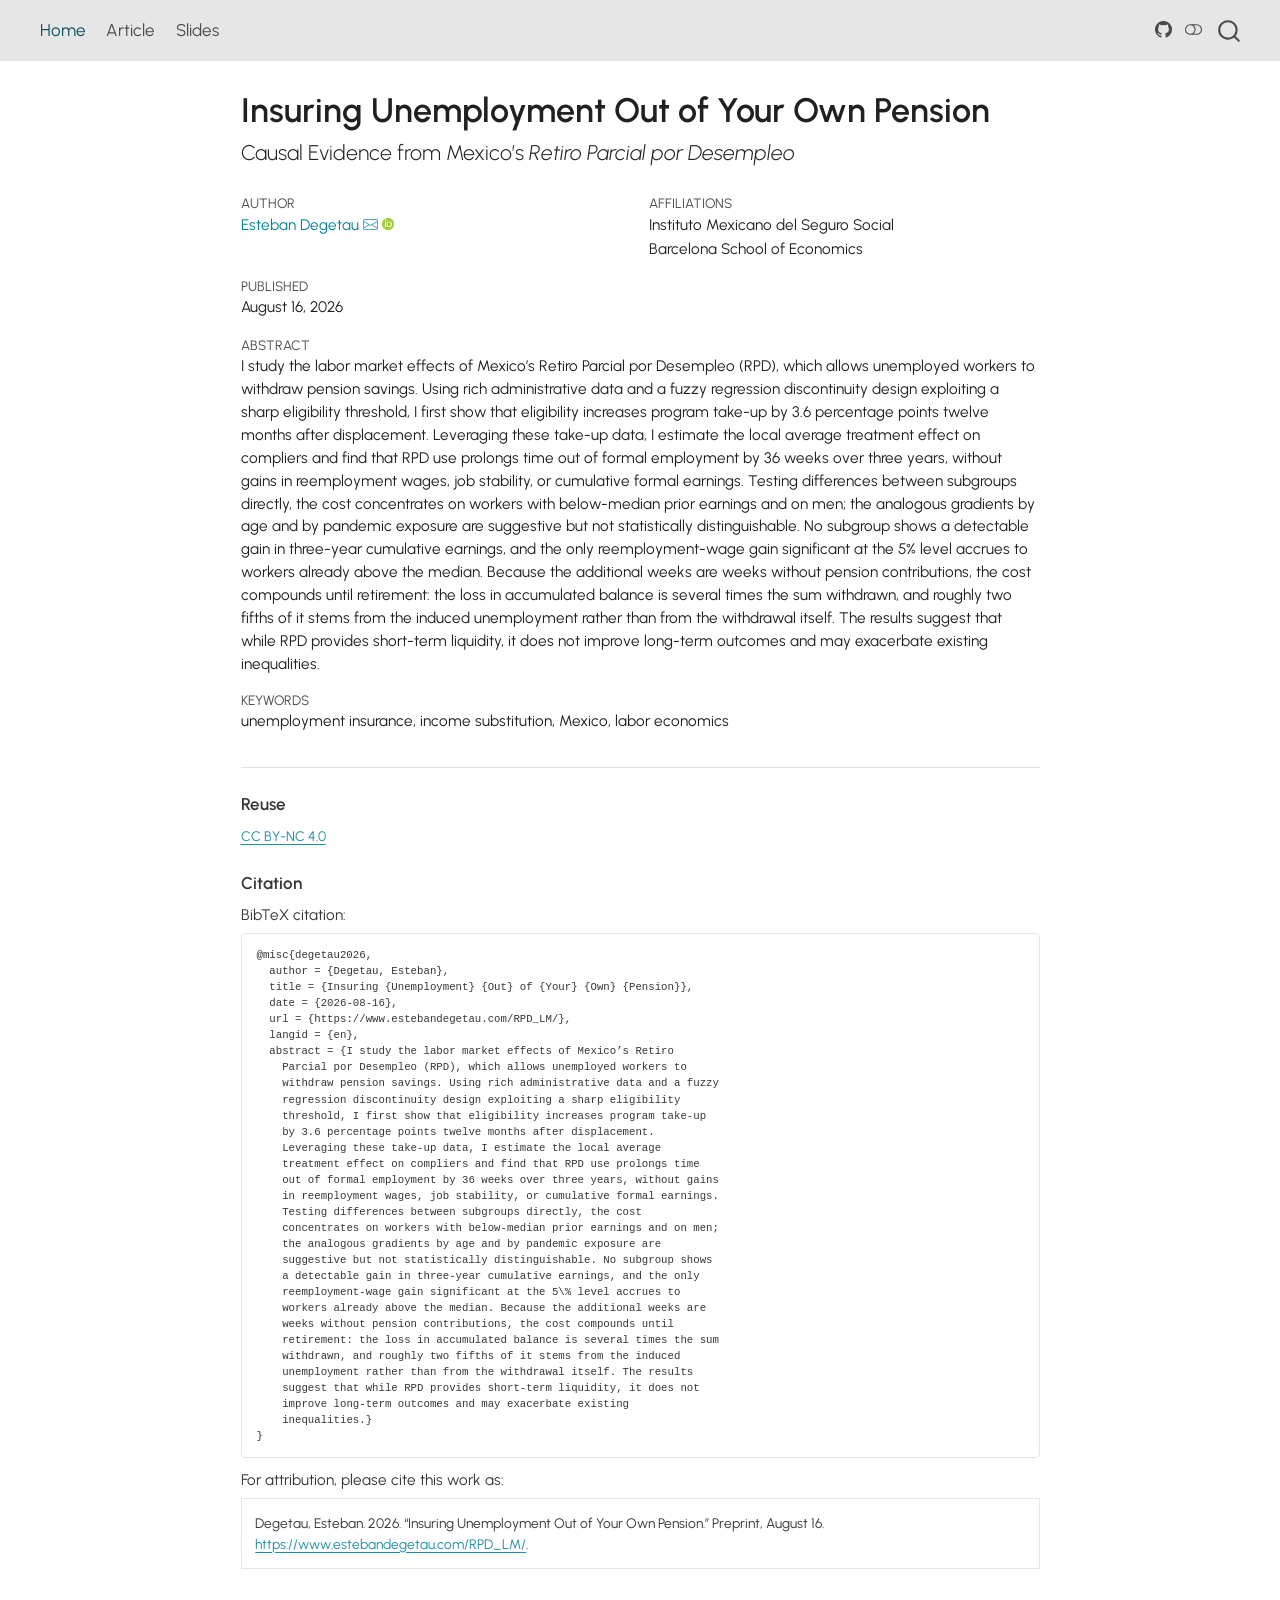
<file: index.html>
<!DOCTYPE html>
<html xmlns="http://www.w3.org/1999/xhtml" lang="en" xml:lang="en"><head>

<meta charset="utf-8">
<meta name="generator" content="quarto-1.9.38">

<meta name="viewport" content="width=device-width, initial-scale=1.0, user-scalable=yes">

<meta name="dcterms.date" content="2026-08-16">
<meta name="keywords" content="unemployment insurance, income substitution, Mexico, labor economics">

<title>Insuring Unemployment Out of Your Own Pension</title>
<style>
/* Default styles provided by pandoc.
** See https://pandoc.org/MANUAL.html#variables-for-html for config info.
*/
code{white-space: pre-wrap;}
span.smallcaps{font-variant: small-caps;}
div.columns{display: flex; gap: min(4vw, 1.5em);}
div.column{flex: auto; overflow-x: auto;}
div.hanging-indent{margin-left: 1.5em; text-indent: -1.5em;}
ul.task-list{list-style: none;}
ul.task-list li input[type="checkbox"] {
  width: 0.8em;
  margin: 0 0.8em 0.2em -1em; /* quarto-specific, see https://github.com/quarto-dev/quarto-cli/issues/4556 */ 
  vertical-align: middle;
}
</style>


<script src="site_libs/quarto-nav/quarto-nav.js"></script>
<script src="site_libs/quarto-nav/headroom.min.js"></script>
<script src="site_libs/clipboard/clipboard.min.js"></script>
<script src="site_libs/quarto-search/autocomplete.umd.js"></script>
<script src="site_libs/quarto-search/fuse.min.js"></script>
<script src="site_libs/quarto-search/quarto-search.js"></script>
<meta name="quarto:offset" content="./">
<script src="site_libs/quarto-html/quarto.js" type="module"></script>
<script src="site_libs/quarto-html/tabsets/tabsets.js" type="module"></script>
<script src="site_libs/quarto-html/popper.min.js"></script>
<script src="site_libs/quarto-html/tippy.umd.min.js"></script>
<script src="site_libs/quarto-html/anchor.min.js"></script>
<link href="site_libs/quarto-html/tippy.css" rel="stylesheet">
<link href="site_libs/quarto-html/quarto-syntax-highlighting-15634bcf2e68342d4ad2dfa704d543f6.css" rel="stylesheet" class="quarto-color-scheme" id="quarto-text-highlighting-styles">
<link href="site_libs/quarto-html/quarto-syntax-highlighting-dark-0a6b7249c26820e032cb0bd839ff02b1.css" rel="stylesheet" class="quarto-color-scheme quarto-color-alternate" id="quarto-text-highlighting-styles">
<link href="site_libs/quarto-html/quarto-syntax-highlighting-15634bcf2e68342d4ad2dfa704d543f6.css" rel="stylesheet" class="quarto-color-scheme-extra" id="quarto-text-highlighting-styles">
<script src="site_libs/bootstrap/bootstrap.min.js"></script>
<link href="site_libs/bootstrap/bootstrap-icons.css" rel="stylesheet">
<link href="site_libs/bootstrap/bootstrap-426539e29eaeaca4738a3974321e8b37.min.css" rel="stylesheet" append-hash="true" class="quarto-color-scheme" id="quarto-bootstrap" data-mode="light">
<link href="site_libs/bootstrap/bootstrap-dark-0d51490ee8095e4771cca1cbded3ca4d.min.css" rel="stylesheet" append-hash="true" class="quarto-color-scheme quarto-color-alternate" id="quarto-bootstrap" data-mode="dark">
<link href="site_libs/bootstrap/bootstrap-426539e29eaeaca4738a3974321e8b37.min.css" rel="stylesheet" append-hash="true" class="quarto-color-scheme-extra" id="quarto-bootstrap" data-mode="light">
<script id="quarto-search-options" type="application/json">{
  "location": "navbar",
  "copy-button": false,
  "collapse-after": 3,
  "panel-placement": "end",
  "type": "overlay",
  "limit": 50,
  "keyboard-shortcut": [
    "f",
    "/",
    "s"
  ],
  "show-item-context": false,
  "language": {
    "search-no-results-text": "No results",
    "search-matching-documents-text": "matching documents",
    "search-copy-link-title": "Copy link to search",
    "search-hide-matches-text": "Hide additional matches",
    "search-more-match-text": "more match in this document",
    "search-more-matches-text": "more matches in this document",
    "search-clear-button-title": "Clear",
    "search-text-placeholder": "",
    "search-detached-cancel-button-title": "Cancel",
    "search-submit-button-title": "Submit",
    "search-label": "Search"
  }
}</script>


</head>

<body class="nav-fixed fullcontent quarto-light"><script id="quarto-html-before-body" type="application/javascript">
    const toggleBodyColorMode = (bsSheetEl) => {
      const mode = bsSheetEl.getAttribute("data-mode");
      const bodyEl = window.document.querySelector("body");
      if (mode === "dark") {
        bodyEl.classList.add("quarto-dark");
        bodyEl.classList.remove("quarto-light");
      } else {
        bodyEl.classList.add("quarto-light");
        bodyEl.classList.remove("quarto-dark");
      }
    }
    const toggleBodyColorPrimary = () => {
      const bsSheetEl = window.document.querySelector("link#quarto-bootstrap:not([rel=disabled-stylesheet])");
      if (bsSheetEl) {
        toggleBodyColorMode(bsSheetEl);
      }
    }
    const setColorSchemeToggle = (alternate) => {
      const toggles = window.document.querySelectorAll('.quarto-color-scheme-toggle');
      for (let i=0; i < toggles.length; i++) {
        const toggle = toggles[i];
        if (toggle) {
          if (alternate) {
            toggle.classList.add("alternate");
          } else {
            toggle.classList.remove("alternate");
          }
        }
      }
    };
    const toggleColorMode = (alternate) => {
      // Switch the stylesheets
      const primaryStylesheets = window.document.querySelectorAll('link.quarto-color-scheme:not(.quarto-color-alternate)');
      const alternateStylesheets = window.document.querySelectorAll('link.quarto-color-scheme.quarto-color-alternate');
      manageTransitions('#quarto-margin-sidebar .nav-link', false);
      if (alternate) {
        // note: dark is layered on light, we don't disable primary!
        enableStylesheet(alternateStylesheets);
        for (const sheetNode of alternateStylesheets) {
          if (sheetNode.id === "quarto-bootstrap") {
            toggleBodyColorMode(sheetNode);
          }
        }
      } else {
        disableStylesheet(alternateStylesheets);
        enableStylesheet(primaryStylesheets)
        toggleBodyColorPrimary();
      }
      manageTransitions('#quarto-margin-sidebar .nav-link', true);
      // Switch the toggles
      setColorSchemeToggle(alternate)
      // Hack to workaround the fact that safari doesn't
      // properly recolor the scrollbar when toggling (#1455)
      if (navigator.userAgent.indexOf('Safari') > 0 && navigator.userAgent.indexOf('Chrome') == -1) {
        manageTransitions("body", false);
        window.scrollTo(0, 1);
        setTimeout(() => {
          window.scrollTo(0, 0);
          manageTransitions("body", true);
        }, 40);
      }
    }
    const disableStylesheet = (stylesheets) => {
      for (let i=0; i < stylesheets.length; i++) {
        const stylesheet = stylesheets[i];
        stylesheet.rel = 'disabled-stylesheet';
      }
    }
    const enableStylesheet = (stylesheets) => {
      for (let i=0; i < stylesheets.length; i++) {
        const stylesheet = stylesheets[i];
        if(stylesheet.rel !== 'stylesheet') { // for Chrome, which will still FOUC without this check
          stylesheet.rel = 'stylesheet';
        }
      }
    }
    const manageTransitions = (selector, allowTransitions) => {
      const els = window.document.querySelectorAll(selector);
      for (let i=0; i < els.length; i++) {
        const el = els[i];
        if (allowTransitions) {
          el.classList.remove('notransition');
        } else {
          el.classList.add('notransition');
        }
      }
    }
    const isFileUrl = () => {
      return window.location.protocol === 'file:';
    }
    const hasAlternateSentinel = () => {
      let styleSentinel = getColorSchemeSentinel();
      if (styleSentinel !== null) {
        return styleSentinel === "alternate";
      } else {
        return false;
      }
    }
    const setStyleSentinel = (alternate) => {
      const value = alternate ? "alternate" : "default";
      if (!isFileUrl()) {
        window.localStorage.setItem("quarto-color-scheme", value);
      } else {
        localAlternateSentinel = value;
      }
    }
    const getColorSchemeSentinel = () => {
      if (!isFileUrl()) {
        const storageValue = window.localStorage.getItem("quarto-color-scheme");
        return storageValue != null ? storageValue : localAlternateSentinel;
      } else {
        return localAlternateSentinel;
      }
    }
    const toggleGiscusIfUsed = (isAlternate, darkModeDefault) => {
      const baseTheme = document.querySelector('#giscus-base-theme')?.value ?? 'light';
      const alternateTheme = document.querySelector('#giscus-alt-theme')?.value ?? 'dark';
      let newTheme = '';
      if(authorPrefersDark) {
        newTheme = isAlternate ? baseTheme : alternateTheme;
      } else {
        newTheme = isAlternate ? alternateTheme : baseTheme;
      }
      const changeGiscusTheme = () => {
        // From: https://github.com/giscus/giscus/issues/336
        const sendMessage = (message) => {
          const iframe = document.querySelector('iframe.giscus-frame');
          if (!iframe) return;
          iframe.contentWindow.postMessage({ giscus: message }, 'https://giscus.app');
        }
        sendMessage({
          setConfig: {
            theme: newTheme
          }
        });
      }
      const isGiscussLoaded = window.document.querySelector('iframe.giscus-frame') !== null;
      if (isGiscussLoaded) {
        changeGiscusTheme();
      }
    };
    const authorPrefersDark = false;
    const darkModeDefault = authorPrefersDark;
      document.querySelector('link#quarto-text-highlighting-styles.quarto-color-scheme-extra').rel = 'disabled-stylesheet';
      document.querySelector('link#quarto-bootstrap.quarto-color-scheme-extra').rel = 'disabled-stylesheet';
    let localAlternateSentinel = darkModeDefault ? 'alternate' : 'default';
    // Dark / light mode switch
    window.quartoToggleColorScheme = () => {
      // Read the current dark / light value
      let toAlternate = !hasAlternateSentinel();
      toggleColorMode(toAlternate);
      setStyleSentinel(toAlternate);
      toggleGiscusIfUsed(toAlternate, darkModeDefault);
      window.dispatchEvent(new Event('resize'));
    };
    // Switch to dark mode if need be
    if (hasAlternateSentinel()) {
      toggleColorMode(true);
    } else {
      toggleColorMode(false);
    }
  </script>

<div id="quarto-search-results"></div>
  <header id="quarto-header" class="headroom fixed-top">
    <nav class="navbar navbar-expand-lg " data-bs-theme="dark">
      <div class="navbar-container container-fluid">
            <div id="quarto-search" class="" title="Search"></div>
          <button class="navbar-toggler" type="button" data-bs-toggle="collapse" data-bs-target="#navbarCollapse" aria-controls="navbarCollapse" role="menu" aria-expanded="false" aria-label="Toggle navigation" onclick="if (window.quartoToggleHeadroom) { window.quartoToggleHeadroom(); }">
  <span class="navbar-toggler-icon"></span>
</button>
          <div class="collapse navbar-collapse" id="navbarCollapse">
            <ul class="navbar-nav navbar-nav-scroll me-auto">
  <li class="nav-item">
    <a class="nav-link active" href="./index.html" aria-current="page"> 
<span class="menu-text">Home</span></a>
  </li>  
  <li class="nav-item">
    <a class="nav-link" href="./wp.pdf"> 
<span class="menu-text">Article</span></a>
  </li>  
  <li class="nav-item">
    <a class="nav-link" href="./slides/rpd-talk.pdf"> 
<span class="menu-text">Slides</span></a>
  </li>  
</ul>
          </div> <!-- /navcollapse -->
            <div class="quarto-navbar-tools">
    <a href="https://github.com/estebandegetau/RPD_LM" title="" class="quarto-navigation-tool px-1" aria-label=""><i class="bi bi-github"></i></a>
  <a href="" class="quarto-color-scheme-toggle quarto-navigation-tool  px-1" onclick="window.quartoToggleColorScheme(); return false;" title="Toggle dark mode"><i class="bi"></i></a>
</div>
      </div> <!-- /container-fluid -->
    </nav>
</header>
<!-- content -->
<div id="quarto-content" class="quarto-container page-columns page-rows-contents page-layout-article page-navbar">
<!-- sidebar -->
<!-- margin-sidebar -->
    
<!-- main -->
<main class="content" id="quarto-document-content">


<header id="title-block-header" class="quarto-title-block default">
<div class="quarto-title">
<h1 class="title">Insuring Unemployment Out of Your Own Pension</h1>
<p class="subtitle lead">Causal Evidence from Mexico’s <em>Retiro Parcial por Desempleo</em></p>
</div>


<div class="quarto-title-meta-author">
  <div class="quarto-title-meta-heading">Author</div>
  <div class="quarto-title-meta-heading">Affiliations</div>
  
    <div class="quarto-title-meta-contents">
    <p class="author"><a href="https://estebandegetau.com">Esteban Degetau</a> <a href="mailto:estebandegetau@gmail.com" class="quarto-title-author-email"><i class="bi bi-envelope"></i></a> <a href="https://orcid.org/0009-0004-4095-8819" class="quarto-title-author-orcid"> <img src="[data-uri]"></a></p>
  </div>
  <div class="quarto-title-meta-contents">
        <p class="affiliation">
            Instituto Mexicano del Seguro Social
          </p>
        <p class="affiliation">
            Barcelona School of Economics
          </p>
      </div>
  </div>

<div class="quarto-title-meta">

      
    <div>
    <div class="quarto-title-meta-heading">Published</div>
    <div class="quarto-title-meta-contents">
      <p class="date">August 16, 2026</p>
    </div>
  </div>
  
    
  </div>
  
<div>
  <div class="abstract">
    <div class="block-title">Abstract</div>
    <p>I study the labor market effects of Mexico’s Retiro Parcial por Desempleo (RPD), which allows unemployed workers to withdraw pension savings. Using rich administrative data and a fuzzy regression discontinuity design exploiting a sharp eligibility threshold, I first show that eligibility increases program take-up by 3.6 percentage points twelve months after displacement. Leveraging these take-up data, I estimate the local average treatment effect on compliers and find that RPD use prolongs time out of formal employment by 36 weeks over three years, without gains in reemployment wages, job stability, or cumulative formal earnings. Testing differences between subgroups directly, the cost concentrates on workers with below-median prior earnings and on men; the analogous gradients by age and by pandemic exposure are suggestive but not statistically distinguishable. No subgroup shows a detectable gain in three-year cumulative earnings, and the only reemployment-wage gain significant at the 5% level accrues to workers already above the median. Because the additional weeks are weeks without pension contributions, the cost compounds until retirement: the loss in accumulated balance is several times the sum withdrawn, and roughly two fifths of it stems from the induced unemployment rather than from the withdrawal itself. The results suggest that while RPD provides short-term liquidity, it does not improve long-term outcomes and may exacerbate existing inequalities.</p>
  </div>
</div>

<div>
  <div class="keywords">
    <div class="block-title">Keywords</div>
    <p>unemployment insurance, income substitution, Mexico, labor economics</p>
  </div>
</div>

</header>





<div id="quarto-appendix" class="default"><section class="quarto-appendix-contents" id="quarto-reuse"><h2 class="anchored quarto-appendix-heading">Reuse</h2><div class="quarto-appendix-contents"><div><a rel="license" href="https://creativecommons.org/licenses/by-nc/4.0/">CC BY-NC 4.0</a></div></div></section><section class="quarto-appendix-contents" id="quarto-citation"><h2 class="anchored quarto-appendix-heading">Citation</h2><div><div class="quarto-appendix-secondary-label">BibTeX citation:</div><pre class="sourceCode code-with-copy quarto-appendix-bibtex"><code class="sourceCode bibtex">@misc{degetau2026,
  author = {Degetau, Esteban},
  title = {Insuring {Unemployment} {Out} of {Your} {Own} {Pension}},
  date = {2026-08-16},
  url = {https://www.estebandegetau.com/RPD_LM/},
  langid = {en},
  abstract = {I study the labor market effects of Mexico’s Retiro
    Parcial por Desempleo (RPD), which allows unemployed workers to
    withdraw pension savings. Using rich administrative data and a fuzzy
    regression discontinuity design exploiting a sharp eligibility
    threshold, I first show that eligibility increases program take-up
    by 3.6 percentage points twelve months after displacement.
    Leveraging these take-up data, I estimate the local average
    treatment effect on compliers and find that RPD use prolongs time
    out of formal employment by 36 weeks over three years, without gains
    in reemployment wages, job stability, or cumulative formal earnings.
    Testing differences between subgroups directly, the cost
    concentrates on workers with below-median prior earnings and on men;
    the analogous gradients by age and by pandemic exposure are
    suggestive but not statistically distinguishable. No subgroup shows
    a detectable gain in three-year cumulative earnings, and the only
    reemployment-wage gain significant at the 5\% level accrues to
    workers already above the median. Because the additional weeks are
    weeks without pension contributions, the cost compounds until
    retirement: the loss in accumulated balance is several times the sum
    withdrawn, and roughly two fifths of it stems from the induced
    unemployment rather than from the withdrawal itself. The results
    suggest that while RPD provides short-term liquidity, it does not
    improve long-term outcomes and may exacerbate existing
    inequalities.}
}
</code><button title="Copy to Clipboard" class="code-copy-button"><i class="bi"></i></button></pre><div class="quarto-appendix-secondary-label">For attribution, please cite this work as:</div><div id="ref-degetau2026" class="csl-entry quarto-appendix-citeas" role="listitem">
Degetau, Esteban. 2026. <span>“Insuring Unemployment Out of Your Own
Pension.”</span> Preprint, August 16. <a href="https://www.estebandegetau.com/RPD_LM/">https://www.estebandegetau.com/RPD_LM/</a>.
</div></div></section></div></main> <!-- /main -->
<script id="quarto-html-after-body" type="application/javascript">
  window.document.addEventListener("DOMContentLoaded", function (event) {
    // Ensure there is a toggle, if there isn't float one in the top right
    if (window.document.querySelector('.quarto-color-scheme-toggle') === null) {
      const a = window.document.createElement('a');
      a.classList.add('top-right');
      a.classList.add('quarto-color-scheme-toggle');
      a.href = "";
      a.onclick = function() { try { window.quartoToggleColorScheme(); } catch {} return false; };
      const i = window.document.createElement("i");
      i.classList.add('bi');
      a.appendChild(i);
      window.document.body.appendChild(a);
    }
    setColorSchemeToggle(hasAlternateSentinel())
    const icon = "";
    const anchorJS = new window.AnchorJS();
    anchorJS.options = {
      placement: 'right',
      icon: icon
    };
    anchorJS.add('.anchored');
    const isCodeAnnotation = (el) => {
      for (const clz of el.classList) {
        if (clz.startsWith('code-annotation-')) {                     
          return true;
        }
      }
      return false;
    }
    const onCopySuccess = function(e) {
      // button target
      const button = e.trigger;
      // don't keep focus
      button.blur();
      // flash "checked"
      button.classList.add('code-copy-button-checked');
      var currentTitle = button.getAttribute("title");
      button.setAttribute("title", "Copied!");
      let tooltip;
      if (window.bootstrap) {
        button.setAttribute("data-bs-toggle", "tooltip");
        button.setAttribute("data-bs-placement", "left");
        button.setAttribute("data-bs-title", "Copied!");
        tooltip = new bootstrap.Tooltip(button, 
          { trigger: "manual", 
            customClass: "code-copy-button-tooltip",
            offset: [0, -8]});
        tooltip.show();    
      }
      setTimeout(function() {
        if (tooltip) {
          tooltip.hide();
          button.removeAttribute("data-bs-title");
          button.removeAttribute("data-bs-toggle");
          button.removeAttribute("data-bs-placement");
        }
        button.setAttribute("title", currentTitle);
        button.classList.remove('code-copy-button-checked');
      }, 1000);
      // clear code selection
      e.clearSelection();
    }
    const getTextToCopy = function(trigger) {
      const outerScaffold = trigger.parentElement.cloneNode(true);
      const codeEl = outerScaffold.querySelector('code');
      for (const childEl of codeEl.children) {
        if (isCodeAnnotation(childEl)) {
          childEl.remove();
        }
      }
      return codeEl.innerText;
    }
    const clipboard = new window.ClipboardJS('.code-copy-button:not([data-in-quarto-modal])', {
      text: getTextToCopy
    });
    clipboard.on('success', onCopySuccess);
    if (window.document.getElementById('quarto-embedded-source-code-modal')) {
      const clipboardModal = new window.ClipboardJS('.code-copy-button[data-in-quarto-modal]', {
        text: getTextToCopy,
        container: window.document.getElementById('quarto-embedded-source-code-modal')
      });
      clipboardModal.on('success', onCopySuccess);
    }
      var localhostRegex = new RegExp(/^(?:http|https):\/\/localhost\:?[0-9]*\//);
      var mailtoRegex = new RegExp(/^mailto:/);
        var filterRegex = new RegExp("https:\/\/estebandegetau\.github\.io\/RPD_LM\/");
      var isInternal = (href) => {
          return filterRegex.test(href) || localhostRegex.test(href) || mailtoRegex.test(href);
      }
      // Inspect non-navigation links and adorn them if external
     var links = window.document.querySelectorAll('a[href]:not(.nav-link):not(.navbar-brand):not(.toc-action):not(.sidebar-link):not(.sidebar-item-toggle):not(.pagination-link):not(.no-external):not([aria-hidden]):not(.dropdown-item):not(.quarto-navigation-tool):not(.about-link)');
      for (var i=0; i<links.length; i++) {
        const link = links[i];
        if (!isInternal(link.href)) {
          // undo the damage that might have been done by quarto-nav.js in the case of
          // links that we want to consider external
          if (link.dataset.originalHref !== undefined) {
            link.href = link.dataset.originalHref;
          }
        }
      }
    function tippyHover(el, contentFn, onTriggerFn, onUntriggerFn) {
      const config = {
        allowHTML: true,
        maxWidth: 500,
        delay: 100,
        arrow: false,
        appendTo: function(el) {
            return el.parentElement;
        },
        interactive: true,
        interactiveBorder: 10,
        theme: 'quarto',
        placement: 'bottom-start',
      };
      if (contentFn) {
        config.content = contentFn;
      }
      if (onTriggerFn) {
        config.onTrigger = onTriggerFn;
      }
      if (onUntriggerFn) {
        config.onUntrigger = onUntriggerFn;
      }
      window.tippy(el, config); 
    }
    const noterefs = window.document.querySelectorAll('a[role="doc-noteref"]');
    for (var i=0; i<noterefs.length; i++) {
      const ref = noterefs[i];
      tippyHover(ref, function() {
        // use id or data attribute instead here
        let href = ref.getAttribute('data-footnote-href') || ref.getAttribute('href');
        try { href = new URL(href).hash; } catch {}
        const id = href.replace(/^#\/?/, "");
        const note = window.document.getElementById(id);
        if (note) {
          return note.innerHTML;
        } else {
          return "";
        }
      });
    }
    const xrefs = window.document.querySelectorAll('a.quarto-xref');
    const processXRef = (id, note) => {
      // Strip column container classes
      const stripColumnClz = (el) => {
        el.classList.remove("page-full", "page-columns");
        if (el.children) {
          for (const child of el.children) {
            stripColumnClz(child);
          }
        }
      }
      stripColumnClz(note)
      if (id === null || id.startsWith('sec-')) {
        // Special case sections, only their first couple elements
        const container = document.createElement("div");
        if (note.children && note.children.length > 2) {
          container.appendChild(note.children[0].cloneNode(true));
          for (let i = 1; i < note.children.length; i++) {
            const child = note.children[i];
            if (child.tagName === "P" && child.innerText === "") {
              continue;
            } else {
              container.appendChild(child.cloneNode(true));
              break;
            }
          }
          if (window.Quarto?.typesetMath) {
            window.Quarto.typesetMath(container);
          }
          return container.innerHTML
        } else {
          if (window.Quarto?.typesetMath) {
            window.Quarto.typesetMath(note);
          }
          return note.innerHTML;
        }
      } else {
        // Remove any anchor links if they are present
        const anchorLink = note.querySelector('a.anchorjs-link');
        if (anchorLink) {
          anchorLink.remove();
        }
        if (window.Quarto?.typesetMath) {
          window.Quarto.typesetMath(note);
        }
        if (note.classList.contains("callout")) {
          return note.outerHTML;
        } else {
          return note.innerHTML;
        }
      }
    }
    for (var i=0; i<xrefs.length; i++) {
      const xref = xrefs[i];
      tippyHover(xref, undefined, function(instance) {
        instance.disable();
        let url = xref.getAttribute('href');
        let hash = undefined; 
        if (url.startsWith('#')) {
          hash = url;
        } else {
          try { hash = new URL(url).hash; } catch {}
        }
        if (hash) {
          const id = hash.replace(/^#\/?/, "");
          const note = window.document.getElementById(id);
          if (note !== null) {
            try {
              const html = processXRef(id, note.cloneNode(true));
              instance.setContent(html);
            } finally {
              instance.enable();
              instance.show();
            }
          } else {
            // See if we can fetch this
            fetch(url.split('#')[0])
            .then(res => res.text())
            .then(html => {
              const parser = new DOMParser();
              const htmlDoc = parser.parseFromString(html, "text/html");
              const note = htmlDoc.getElementById(id);
              if (note !== null) {
                const html = processXRef(id, note);
                instance.setContent(html);
              } 
            }).finally(() => {
              instance.enable();
              instance.show();
            });
          }
        } else {
          // See if we can fetch a full url (with no hash to target)
          // This is a special case and we should probably do some content thinning / targeting
          fetch(url)
          .then(res => res.text())
          .then(html => {
            const parser = new DOMParser();
            const htmlDoc = parser.parseFromString(html, "text/html");
            const note = htmlDoc.querySelector('main.content');
            if (note !== null) {
              // This should only happen for chapter cross references
              // (since there is no id in the URL)
              // remove the first header
              if (note.children.length > 0 && note.children[0].tagName === "HEADER") {
                note.children[0].remove();
              }
              const html = processXRef(null, note);
              instance.setContent(html);
            } 
          }).finally(() => {
            instance.enable();
            instance.show();
          });
        }
      }, function(instance) {
      });
    }
        let selectedAnnoteEl;
        const selectorForAnnotation = ( cell, annotation) => {
          let cellAttr = 'data-code-cell="' + cell + '"';
          let lineAttr = 'data-code-annotation="' +  annotation + '"';
          const selector = 'span[' + cellAttr + '][' + lineAttr + ']';
          return selector;
        }
        const selectCodeLines = (annoteEl) => {
          const doc = window.document;
          const targetCell = annoteEl.getAttribute("data-target-cell");
          const targetAnnotation = annoteEl.getAttribute("data-target-annotation");
          const annoteSpan = window.document.querySelector(selectorForAnnotation(targetCell, targetAnnotation));
          const lines = annoteSpan.getAttribute("data-code-lines").split(",");
          const lineIds = lines.map((line) => {
            return targetCell + "-" + line;
          })
          let top = null;
          let height = null;
          let parent = null;
          if (lineIds.length > 0) {
              //compute the position of the single el (top and bottom and make a div)
              const el = window.document.getElementById(lineIds[0]);
              top = el.offsetTop;
              height = el.offsetHeight;
              parent = el.parentElement.parentElement;
            if (lineIds.length > 1) {
              const lastEl = window.document.getElementById(lineIds[lineIds.length - 1]);
              const bottom = lastEl.offsetTop + lastEl.offsetHeight;
              height = bottom - top;
            }
            if (top !== null && height !== null && parent !== null) {
              // cook up a div (if necessary) and position it 
              let div = window.document.getElementById("code-annotation-line-highlight");
              if (div === null) {
                div = window.document.createElement("div");
                div.setAttribute("id", "code-annotation-line-highlight");
                div.style.position = 'absolute';
                parent.appendChild(div);
              }
              div.style.top = top - 2 + "px";
              div.style.height = height + 4 + "px";
              div.style.left = 0;
              let gutterDiv = window.document.getElementById("code-annotation-line-highlight-gutter");
              if (gutterDiv === null) {
                gutterDiv = window.document.createElement("div");
                gutterDiv.setAttribute("id", "code-annotation-line-highlight-gutter");
                gutterDiv.style.position = 'absolute';
                const codeCell = window.document.getElementById(targetCell);
                const gutter = codeCell.querySelector('.code-annotation-gutter');
                gutter.appendChild(gutterDiv);
              }
              gutterDiv.style.top = top - 2 + "px";
              gutterDiv.style.height = height + 4 + "px";
            }
            selectedAnnoteEl = annoteEl;
          }
        };
        const unselectCodeLines = () => {
          const elementsIds = ["code-annotation-line-highlight", "code-annotation-line-highlight-gutter"];
          elementsIds.forEach((elId) => {
            const div = window.document.getElementById(elId);
            if (div) {
              div.remove();
            }
          });
          selectedAnnoteEl = undefined;
        };
          // Handle positioning of the toggle
      window.addEventListener(
        "resize",
        throttle(() => {
          elRect = undefined;
          if (selectedAnnoteEl) {
            selectCodeLines(selectedAnnoteEl);
          }
        }, 10)
      );
      function throttle(fn, ms) {
      let throttle = false;
      let timer;
        return (...args) => {
          if(!throttle) { // first call gets through
              fn.apply(this, args);
              throttle = true;
          } else { // all the others get throttled
              if(timer) clearTimeout(timer); // cancel #2
              timer = setTimeout(() => {
                fn.apply(this, args);
                timer = throttle = false;
              }, ms);
          }
        };
      }
        // Attach click handler to the DT
        const annoteDls = window.document.querySelectorAll('dt[data-target-cell]');
        for (const annoteDlNode of annoteDls) {
          annoteDlNode.addEventListener('click', (event) => {
            const clickedEl = event.target;
            if (clickedEl !== selectedAnnoteEl) {
              unselectCodeLines();
              const activeEl = window.document.querySelector('dt[data-target-cell].code-annotation-active');
              if (activeEl) {
                activeEl.classList.remove('code-annotation-active');
              }
              selectCodeLines(clickedEl);
              clickedEl.classList.add('code-annotation-active');
            } else {
              // Unselect the line
              unselectCodeLines();
              clickedEl.classList.remove('code-annotation-active');
            }
          });
        }
    const findCites = (el) => {
      const parentEl = el.parentElement;
      if (parentEl) {
        const cites = parentEl.dataset.cites;
        if (cites) {
          return {
            el,
            cites: cites.split(' ')
          };
        } else {
          return findCites(el.parentElement)
        }
      } else {
        return undefined;
      }
    };
    var bibliorefs = window.document.querySelectorAll('a[role="doc-biblioref"]');
    for (var i=0; i<bibliorefs.length; i++) {
      const ref = bibliorefs[i];
      const citeInfo = findCites(ref);
      if (citeInfo) {
        tippyHover(citeInfo.el, function() {
          var popup = window.document.createElement('div');
          citeInfo.cites.forEach(function(cite) {
            var citeDiv = window.document.createElement('div');
            citeDiv.classList.add('hanging-indent');
            citeDiv.classList.add('csl-entry');
            var biblioDiv = window.document.getElementById('ref-' + cite);
            if (biblioDiv) {
              citeDiv.innerHTML = biblioDiv.innerHTML;
            }
            popup.appendChild(citeDiv);
          });
          return popup.innerHTML;
        });
      }
    }
  });
  </script>
</div> <!-- /content -->




</body></html>
</file>
<file: site_libs/quarto-html/tippy.css>
.tippy-box[data-animation=fade][data-state=hidden]{opacity:0}[data-tippy-root]{max-width:calc(100vw - 10px)}.tippy-box{position:relative;background-color:#333;color:#fff;border-radius:4px;font-size:14px;line-height:1.4;white-space:normal;outline:0;transition-property:transform,visibility,opacity}.tippy-box[data-placement^=top]>.tippy-arrow{bottom:0}.tippy-box[data-placement^=top]>.tippy-arrow:before{bottom:-7px;left:0;border-width:8px 8px 0;border-top-color:initial;transform-origin:center top}.tippy-box[data-placement^=bottom]>.tippy-arrow{top:0}.tippy-box[data-placement^=bottom]>.tippy-arrow:before{top:-7px;left:0;border-width:0 8px 8px;border-bottom-color:initial;transform-origin:center bottom}.tippy-box[data-placement^=left]>.tippy-arrow{right:0}.tippy-box[data-placement^=left]>.tippy-arrow:before{border-width:8px 0 8px 8px;border-left-color:initial;right:-7px;transform-origin:center left}.tippy-box[data-placement^=right]>.tippy-arrow{left:0}.tippy-box[data-placement^=right]>.tippy-arrow:before{left:-7px;border-width:8px 8px 8px 0;border-right-color:initial;transform-origin:center right}.tippy-box[data-inertia][data-state=visible]{transition-timing-function:cubic-bezier(.54,1.5,.38,1.11)}.tippy-arrow{width:16px;height:16px;color:#333}.tippy-arrow:before{content:"";position:absolute;border-color:transparent;border-style:solid}.tippy-content{position:relative;padding:5px 9px;z-index:1}
</file>
<file: site_libs/quarto-html/quarto-syntax-highlighting-15634bcf2e68342d4ad2dfa704d543f6.css>
/* quarto syntax highlight colors */
:root {
  --quarto-hl-ot-color: #003B4F;
  --quarto-hl-at-color: #657422;
  --quarto-hl-ss-color: #20794D;
  --quarto-hl-an-color: #5E5E5E;
  --quarto-hl-fu-color: #4758AB;
  --quarto-hl-st-color: #20794D;
  --quarto-hl-cf-color: #003B4F;
  --quarto-hl-op-color: #5E5E5E;
  --quarto-hl-er-color: #AD0000;
  --quarto-hl-bn-color: #AD0000;
  --quarto-hl-al-color: #AD0000;
  --quarto-hl-va-color: #111111;
  --quarto-hl-bu-color: inherit;
  --quarto-hl-ex-color: inherit;
  --quarto-hl-pp-color: #AD0000;
  --quarto-hl-in-color: #5E5E5E;
  --quarto-hl-vs-color: #20794D;
  --quarto-hl-wa-color: #5E5E5E;
  --quarto-hl-do-color: #5E5E5E;
  --quarto-hl-im-color: #00769E;
  --quarto-hl-ch-color: #20794D;
  --quarto-hl-dt-color: #AD0000;
  --quarto-hl-fl-color: #AD0000;
  --quarto-hl-co-color: #5E5E5E;
  --quarto-hl-cv-color: #5E5E5E;
  --quarto-hl-cn-color: #8f5902;
  --quarto-hl-sc-color: #5E5E5E;
  --quarto-hl-dv-color: #AD0000;
  --quarto-hl-kw-color: #003B4F;
}

/* other quarto variables */
:root {
  --quarto-font-monospace: SFMono-Regular, Menlo, Monaco, Consolas, "Liberation Mono", "Courier New", monospace;
}

/* syntax highlight based on Pandoc's rules */
pre > code.sourceCode > span {
  color: #003B4F;
}

code.sourceCode > span {
  color: #003B4F;
}

div.sourceCode,
div.sourceCode pre.sourceCode {
  color: #003B4F;
}

/* Normal */
code span {
  color: #003B4F;
}

/* Alert */
code span.al {
  color: #AD0000;
  font-style: inherit;
}

/* Annotation */
code span.an {
  color: #5E5E5E;
  font-style: inherit;
}

/* Attribute */
code span.at {
  color: #657422;
  font-style: inherit;
}

/* BaseN */
code span.bn {
  color: #AD0000;
  font-style: inherit;
}

/* BuiltIn */
code span.bu {
  font-style: inherit;
}

/* ControlFlow */
code span.cf {
  color: #003B4F;
  font-weight: bold;
  font-style: inherit;
}

/* Char */
code span.ch {
  color: #20794D;
  font-style: inherit;
}

/* Constant */
code span.cn {
  color: #8f5902;
  font-style: inherit;
}

/* Comment */
code span.co {
  color: #5E5E5E;
  font-style: inherit;
}

/* CommentVar */
code span.cv {
  color: #5E5E5E;
  font-style: italic;
}

/* Documentation */
code span.do {
  color: #5E5E5E;
  font-style: italic;
}

/* DataType */
code span.dt {
  color: #AD0000;
  font-style: inherit;
}

/* DecVal */
code span.dv {
  color: #AD0000;
  font-style: inherit;
}

/* Error */
code span.er {
  color: #AD0000;
  font-style: inherit;
}

/* Extension */
code span.ex {
  font-style: inherit;
}

/* Float */
code span.fl {
  color: #AD0000;
  font-style: inherit;
}

/* Function */
code span.fu {
  color: #4758AB;
  font-style: inherit;
}

/* Import */
code span.im {
  color: #00769E;
  font-style: inherit;
}

/* Information */
code span.in {
  color: #5E5E5E;
  font-style: inherit;
}

/* Keyword */
code span.kw {
  color: #003B4F;
  font-weight: bold;
  font-style: inherit;
}

/* Operator */
code span.op {
  color: #5E5E5E;
  font-style: inherit;
}

/* Other */
code span.ot {
  color: #003B4F;
  font-style: inherit;
}

/* Preprocessor */
code span.pp {
  color: #AD0000;
  font-style: inherit;
}

/* SpecialChar */
code span.sc {
  color: #5E5E5E;
  font-style: inherit;
}

/* SpecialString */
code span.ss {
  color: #20794D;
  font-style: inherit;
}

/* String */
code span.st {
  color: #20794D;
  font-style: inherit;
}

/* Variable */
code span.va {
  color: #111111;
  font-style: inherit;
}

/* VerbatimString */
code span.vs {
  color: #20794D;
  font-style: inherit;
}

/* Warning */
code span.wa {
  color: #5E5E5E;
  font-style: italic;
}

.prevent-inlining {
  content: "</";
}

/*# sourceMappingURL=f23921c56f73e400b49028c9186a1aa0.css.map */
</file>
<file: site_libs/quarto-html/quarto-syntax-highlighting-dark-0a6b7249c26820e032cb0bd839ff02b1.css>
/* quarto syntax highlight colors */
:root {
  --quarto-hl-al-color: #f07178;
  --quarto-hl-an-color: #d4d0ab;
  --quarto-hl-at-color: #00e0e0;
  --quarto-hl-bn-color: #d4d0ab;
  --quarto-hl-bu-color: #abe338;
  --quarto-hl-ch-color: #abe338;
  --quarto-hl-co-color: #f8f8f2;
  --quarto-hl-cv-color: #ffd700;
  --quarto-hl-cn-color: #ffd700;
  --quarto-hl-cf-color: #ffa07a;
  --quarto-hl-dt-color: #ffa07a;
  --quarto-hl-dv-color: #d4d0ab;
  --quarto-hl-do-color: #f8f8f2;
  --quarto-hl-er-color: #f07178;
  --quarto-hl-ex-color: #00e0e0;
  --quarto-hl-fl-color: #d4d0ab;
  --quarto-hl-fu-color: #ffa07a;
  --quarto-hl-im-color: #abe338;
  --quarto-hl-in-color: #d4d0ab;
  --quarto-hl-kw-color: #ffa07a;
  --quarto-hl-op-color: #ffa07a;
  --quarto-hl-ot-color: #00e0e0;
  --quarto-hl-pp-color: #dcc6e0;
  --quarto-hl-re-color: #00e0e0;
  --quarto-hl-sc-color: #abe338;
  --quarto-hl-ss-color: #abe338;
  --quarto-hl-st-color: #abe338;
  --quarto-hl-va-color: #00e0e0;
  --quarto-hl-vs-color: #abe338;
  --quarto-hl-wa-color: #dcc6e0;
}

/* other quarto variables */
:root {
  --quarto-font-monospace: SFMono-Regular, Menlo, Monaco, Consolas, "Liberation Mono", "Courier New", monospace;
}

/* syntax highlight based on Pandoc's rules */
pre > code.sourceCode > span {
  color: #f8f8f2;
}

code.sourceCode > span {
  color: #f8f8f2;
}

div.sourceCode,
div.sourceCode pre.sourceCode {
  color: #f8f8f2;
}

/* Normal */
code span {
  color: #f8f8f2;
}

/* Alert */
code span.al {
  color: #f07178;
}

/* Annotation */
code span.an {
  color: #d4d0ab;
}

/* Attribute */
code span.at {
  color: #00e0e0;
}

/* BaseN */
code span.bn {
  color: #d4d0ab;
}

/* BuiltIn */
code span.bu {
  color: #abe338;
}

/* ControlFlow */
code span.cf {
  font-weight: bold;
  color: #ffa07a;
}

/* Char */
code span.ch {
  color: #abe338;
}

/* Constant */
code span.cn {
  color: #ffd700;
}

/* Comment */
code span.co {
  font-style: italic;
  color: #f8f8f2;
}

/* CommentVar */
code span.cv {
  color: #ffd700;
}

/* Documentation */
code span.do {
  color: #f8f8f2;
}

/* DataType */
code span.dt {
  color: #ffa07a;
}

/* DecVal */
code span.dv {
  color: #d4d0ab;
}

/* Error */
code span.er {
  color: #f07178;
  text-decoration: underline;
}

/* Extension */
code span.ex {
  font-weight: bold;
  color: #00e0e0;
}

/* Float */
code span.fl {
  color: #d4d0ab;
}

/* Function */
code span.fu {
  color: #ffa07a;
}

/* Import */
code span.im {
  color: #abe338;
}

/* Information */
code span.in {
  color: #d4d0ab;
}

/* Keyword */
code span.kw {
  font-weight: bold;
  color: #ffa07a;
}

/* Operator */
code span.op {
  color: #ffa07a;
}

/* Other */
code span.ot {
  color: #00e0e0;
}

/* Preprocessor */
code span.pp {
  color: #dcc6e0;
}

/* RegionMarker */
code span.re {
  background-color: #f8f8f2;
  color: #00e0e0;
}

/* SpecialChar */
code span.sc {
  color: #abe338;
}

/* SpecialString */
code span.ss {
  color: #abe338;
}

/* String */
code span.st {
  color: #abe338;
}

/* Variable */
code span.va {
  color: #00e0e0;
}

/* VerbatimString */
code span.vs {
  color: #abe338;
}

/* Warning */
code span.wa {
  color: #dcc6e0;
}

.prevent-inlining {
  content: "</";
}

/*# sourceMappingURL=175367c052bafc98bd680af3479823f0.css.map */
</file>
